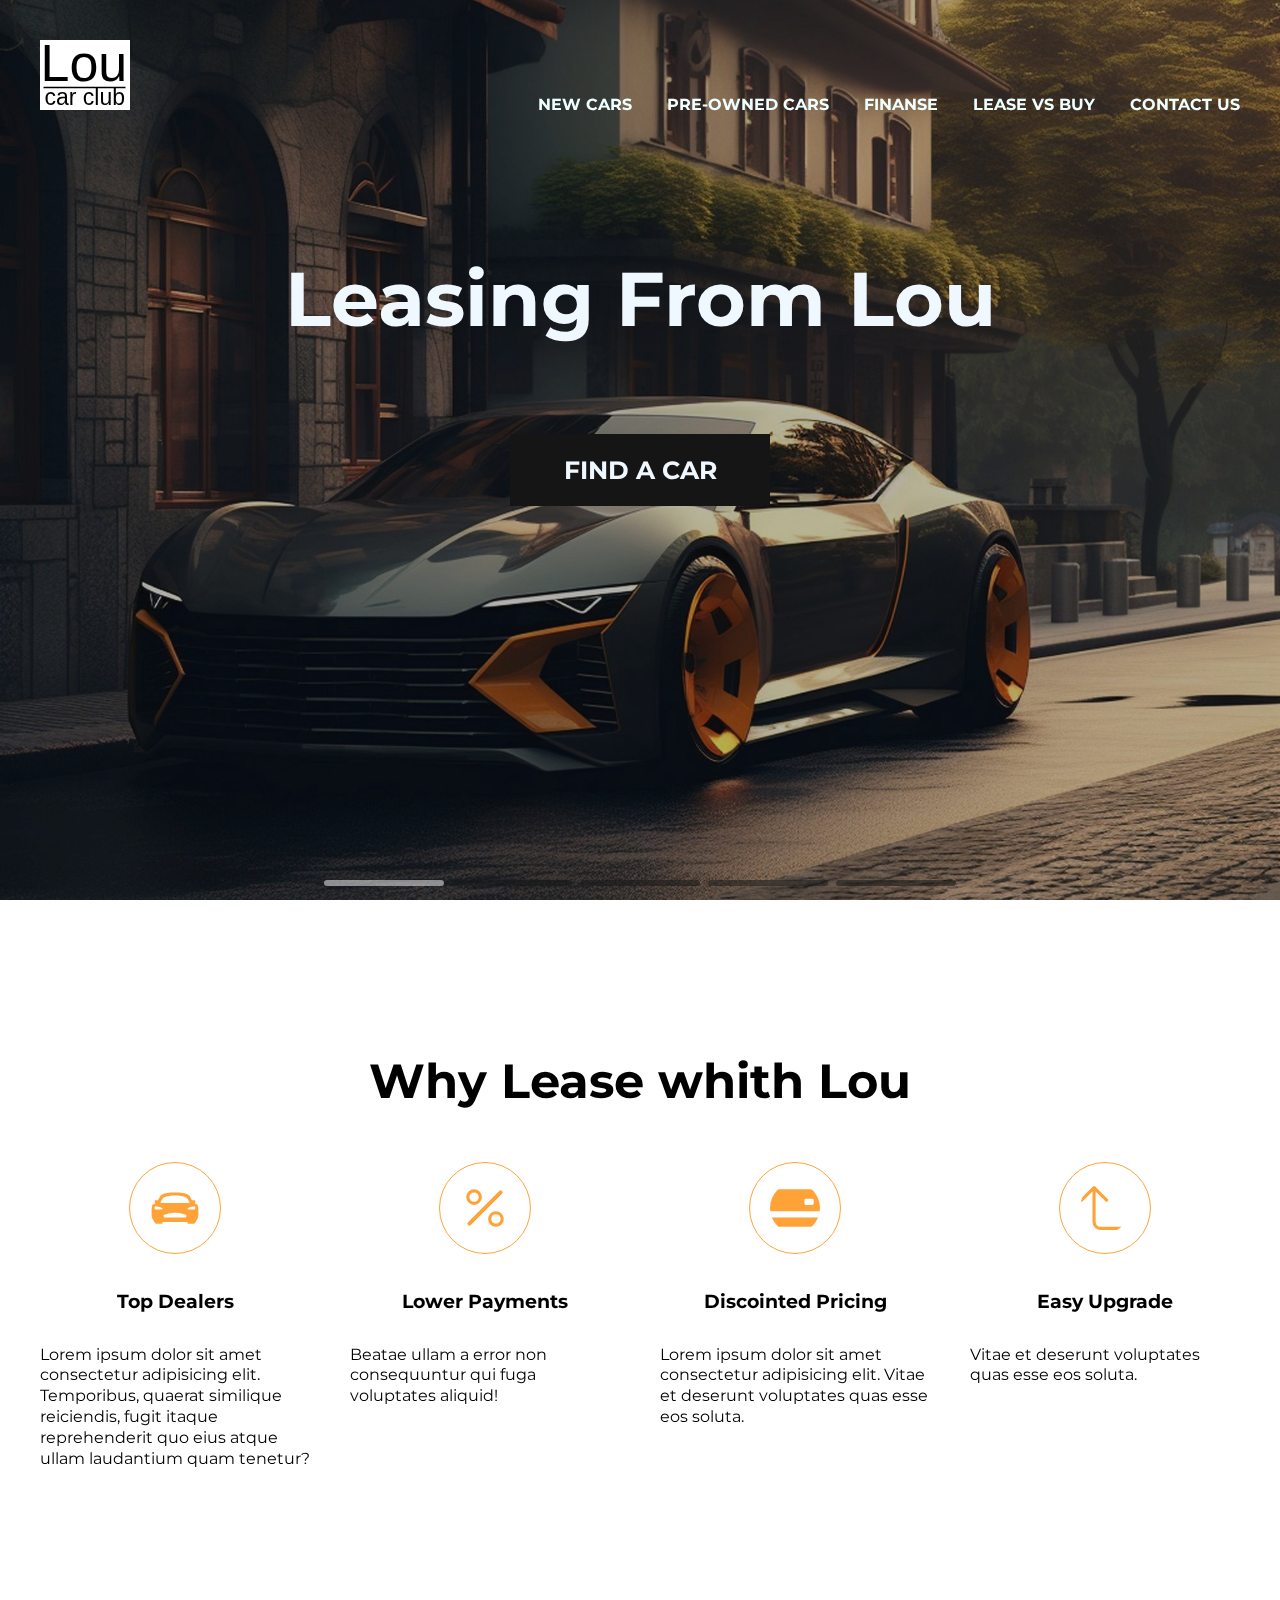
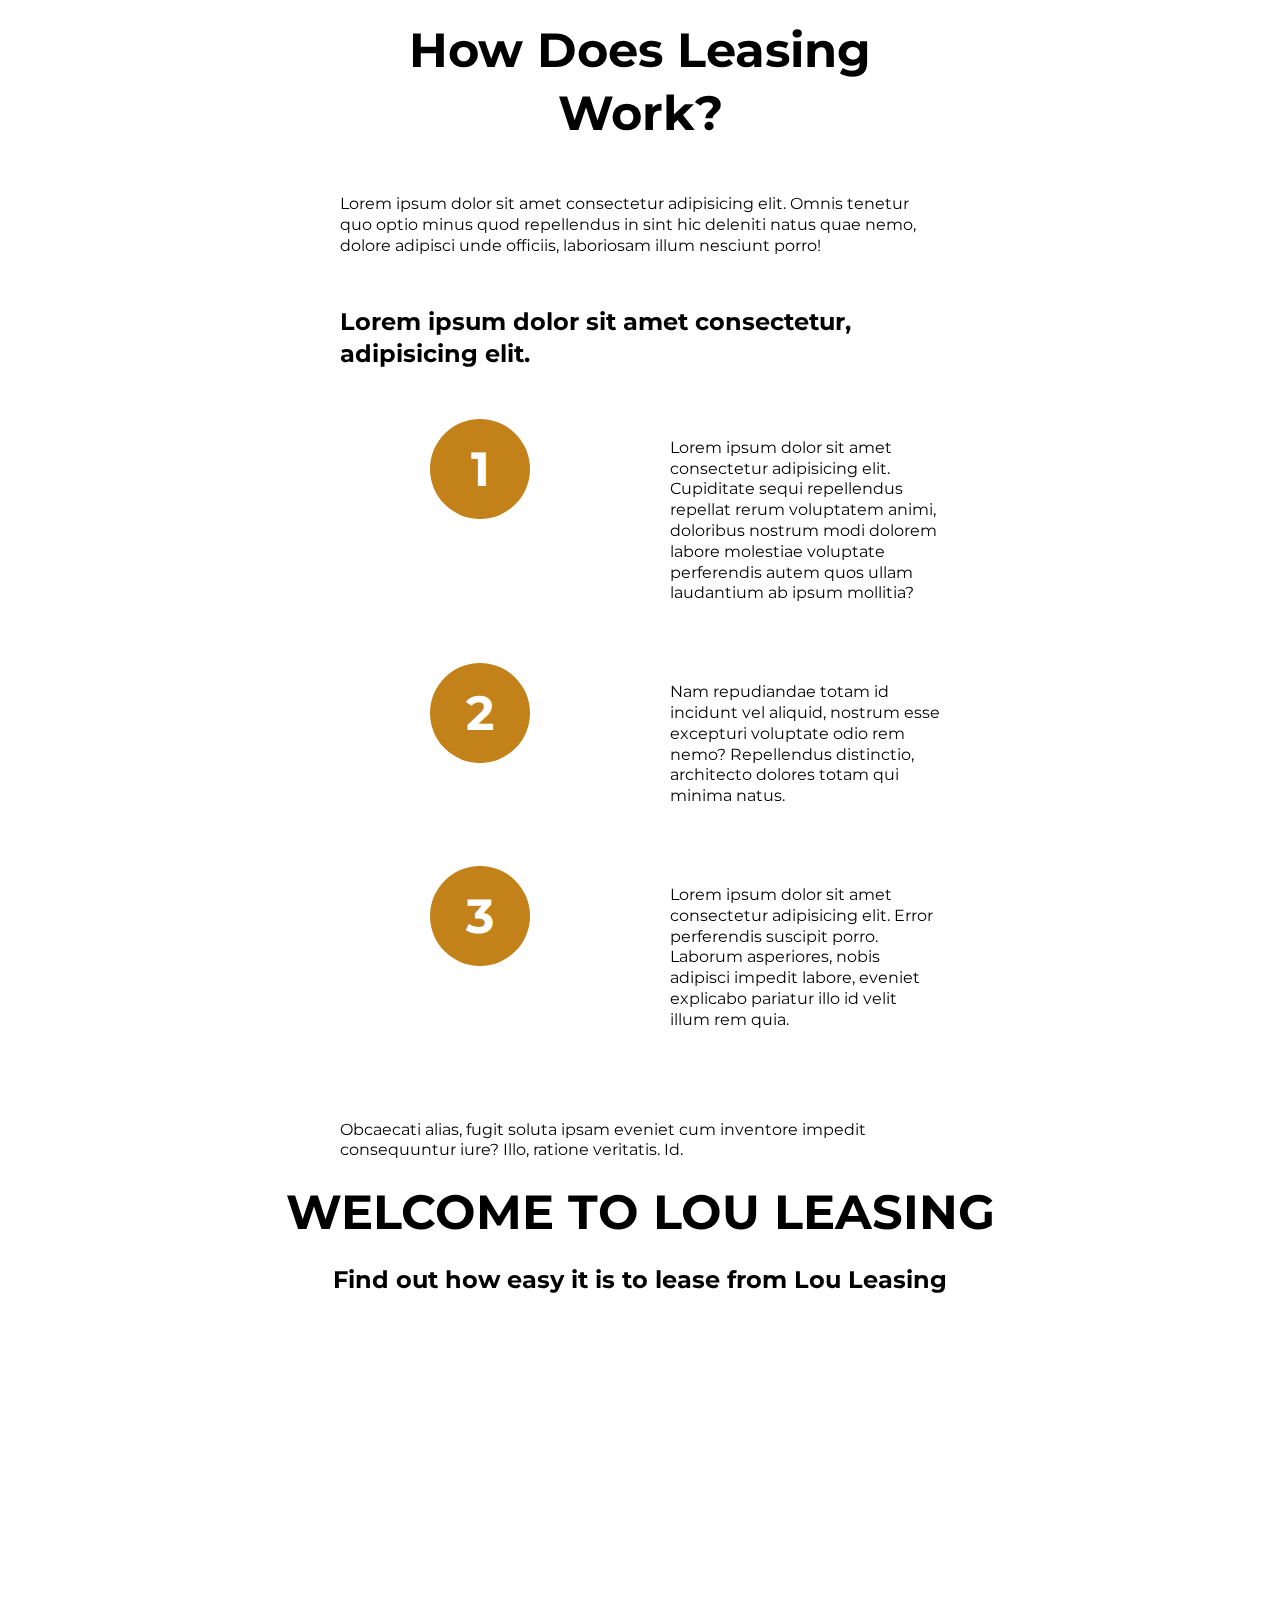
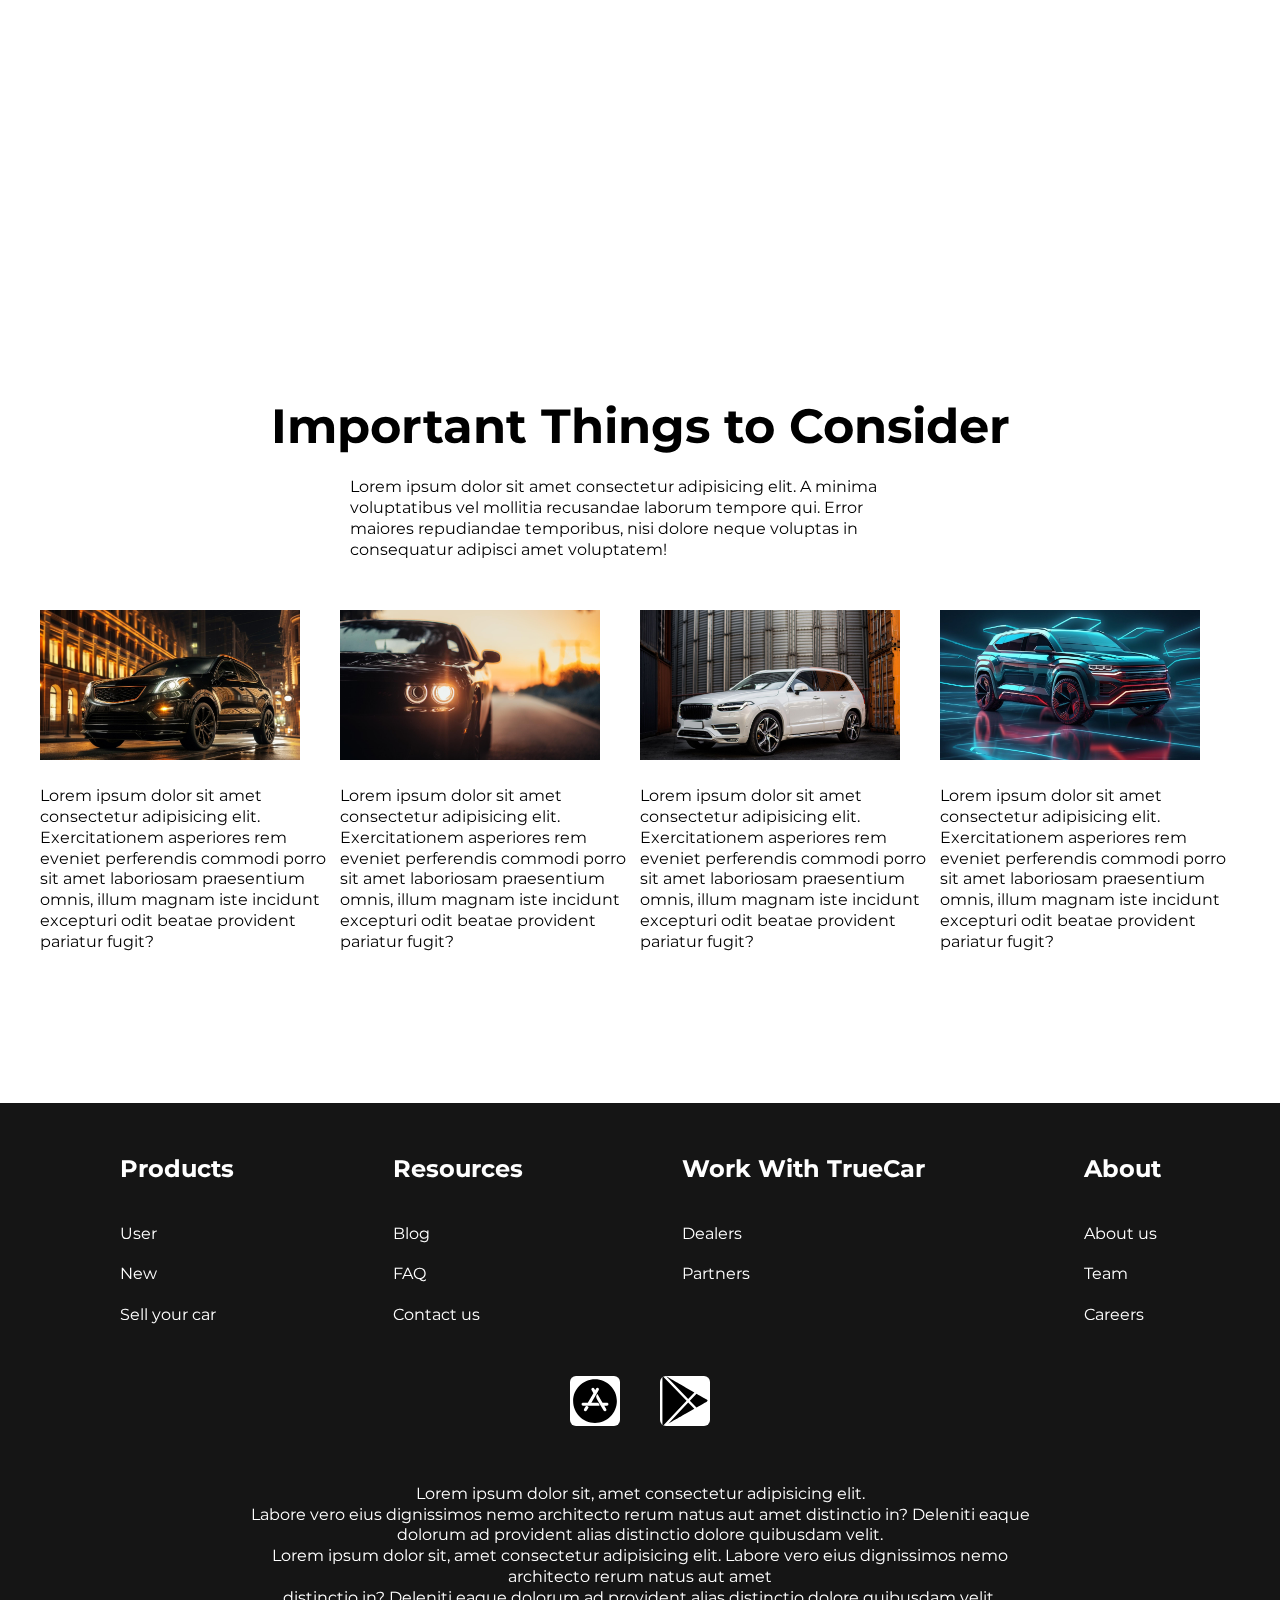
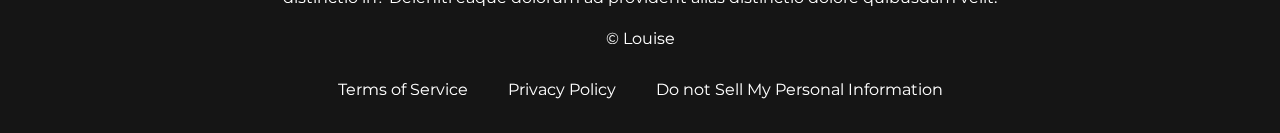
<file: index.html>
<!DOCTYPE html>
<html lang="en">
<head>
    <meta charset="UTF-8">
    <meta name="viewport" content="width=device-width, initial-scale=1.0">
    <title>Lous_layout</title>
    <link rel="preconnect" href="https://fonts.googleapis.com">
<link rel="preconnect" href="https://fonts.gstatic.com" crossorigin>
<link href="https://fonts.googleapis.com/css2?family=Inter:wght@400;700&family=Montserrat:ital,wght@0,100;0,400;1,700&display=swap" rel="stylesheet">
<link
  rel="stylesheet"
  href="https://cdn.jsdelivr.net/npm/swiper@11/swiper-bundle.min.css"
/>
    <link rel="stylesheet" href="style.css">
</head>
<body>
    
<div class="wrapper">
<header class="header header-main">
    <div class="container">
        <div class="header__inner">
            <a href="index.html" class="logo">
<img src="img/logo.svg" alt="" class="logo__img">
            </a>
            <nav class="menu">
                <ul class="menu__list">
                    <li class="menu__list-item"><a href="new_cars.html" class="menu__list-link">NEW CARS</a></li>
                    <li class="menu__list-item"><a href="#" class="menu__list-link">PRE-OWNED CARS</a></li>
                    <li class="menu__list-item"><a href="#" class="menu__list-link">FINANSE</a></li>
                    <li class="menu__list-item"><a href="#" class="menu__list-link">LEASE VS BUY</a></li>
                    <li class="menu__list-item"><a href="contacts.html" class="menu__list-link">CONTACT US</a></li>
                </ul>
            </nav>
        </div>
    </div>
</header>

<main class="main">

<section class="top">
    <div class="container">
        <h1 class="title">
            Leasing From Lou
        </h1>

        <a href="new_cars.html" class="top__link">
            FIND A CAR
        </a>

    </div>
</section>

<div class="slider">
    <div class="swiper">
        <div class="swiper-wrapper">
            <div class="swiper-slide" style="background-image: url(img/0.jpeg);"></div>
            <div class="swiper-slide" style="background-image: url(img/2.jpeg);"></div>
            <div class="swiper-slide" style="background-image: url(img/1.jpeg);"></div>
            <div class="swiper-slide" style="background-image: url(img/4.jpeg);"></div>
            <div class="swiper-slide" style="background-image: url(img/3.jpeg);"></div>
        </div>
        <div class="swiper-pagination"></div>
    </div>

</div>

<section class="why-lease">
    <div class="container">
        <h2 class="section-title">Why Lease whith Lou</h2>
        <ul class="why-lease__list">
            
            <li class="why-lease__item">
                <img class="why-lease__item-img" src="img/why-lease-1.svg" alt="">
                <h3 class="why-lease__item-title">Top Dealers</h3>
                <p class="why-lease__item-text">Lorem ipsum dolor sit amet consectetur adipisicing elit. Temporibus, quaerat similique reiciendis, fugit itaque reprehenderit quo eius atque ullam laudantium quam tenetur?</p>
            </li>
            <li class="why-lease__item">
                <img class="why-lease__item-img" src="img/why-lease-2.svg" alt="">
                <h3 class="why-lease__item-title">Lower Payments</h3>
                <p class="why-lease__item-text">Beatae ullam a error non consequuntur qui fuga voluptates aliquid!</p>
            </li>
            <li class="why-lease__item">
                <img class="why-lease__item-img" src="img/why-lease-3.svg" alt="">
                <h3 class="why-lease__item-title">Discointed Pricing</h3>
                <p class="why-lease__item-text">Lorem ipsum dolor sit amet consectetur adipisicing elit. Vitae et deserunt voluptates quas esse eos soluta.</p>
            </li>
            <li class="why-lease__item">
                <img class="why-lease__item-img" src="img/why-lease-4.svg" alt="">
                <h3 class="why-lease__item-title">Easy Upgrade</h3>
                <p class="why-lease__item-text"> Vitae et deserunt voluptates quas esse eos soluta.</p>
            </li>

        </ul>
    </div>
</section>

<section class="how__does">
    <div class="container">
        <div class="how__does-inner">
            <h2 class="section-title">
                How Does Leasing Work?</h2>
                <p class="how__does-text">Lorem ipsum dolor sit amet consectetur adipisicing elit. Omnis tenetur quo optio minus quod repellendus in sint hic deleniti natus quae nemo, dolore adipisci unde officiis, laboriosam illum nesciunt porro!</p>
                <h4 class="how__does-title">
                    Lorem ipsum dolor sit amet consectetur, adipisicing elit.
                </h4>
                <ol class="how__does-list">
                    <li class="how__does-item">Lorem ipsum dolor sit amet consectetur adipisicing elit. Cupiditate sequi repellendus repellat rerum voluptatem animi, doloribus nostrum modi dolorem labore molestiae voluptate perferendis autem quos ullam laudantium ab ipsum mollitia?</li>
                    <li class="how__does-item">Nam repudiandae totam id incidunt vel aliquid, nostrum esse excepturi voluptate odio rem nemo? Repellendus distinctio, architecto dolores totam qui minima natus.</li>
                    <li class="how__does-item">Lorem ipsum dolor sit amet consectetur adipisicing elit. Error perferendis suscipit porro. Laborum asperiores, nobis adipisci impedit labore, eveniet explicabo pariatur illo id velit illum rem quia.</li>
                </ol>
                <p class="how__does__text">Obcaecati alias, fugit soluta ipsam eveniet cum inventore impedit consequuntur iure? Illo, ratione veritatis. Id.</p>
            
        </div>
    </div>
</section>

<section class="vodeo">
    <div class="container">
        <h2 class="section-title video__title">
            WELCOME TO LOU LEASING
        </h2>
        <p class="video__text">
            Find out how easy it is to lease from Lou Leasing
        </p>
        <iframe class="video__content" width="1000" height="500" src="https://www.youtube.com/embed/o6WxMnnBmew?si=MSxyAjUosPRaBzke&amp;controls=0" title="YouTube video player" frameborder="0" allow="accelerometer; autoplay; clipboard-write; encrypted-media; gyroscope; picture-in-picture; web-share" allowfullscreen></iframe>
    </div>
</section>

<section class="important">
    <div class="container">
        <h2 class="section-title important__title">
            Important Things to Consider
        </h2>
        <p class="important__text">
        Lorem ipsum dolor sit amet consectetur adipisicing elit. A minima voluptatibus vel mollitia recusandae laborum tempore qui. Error maiores repudiandae temporibus, nisi dolore neque voluptas in consequatur adipisci amet voluptatem!    
        </p>
        <ul class="important__list">
            <li class="important__item"><img src="img/1.jpeg" alt="" class="important__item-img">
            <p class="important__item-text">
                Lorem ipsum dolor sit amet consectetur adipisicing elit. Exercitationem asperiores rem eveniet perferendis commodi porro sit amet laboriosam praesentium omnis, illum magnam iste incidunt excepturi odit beatae provident pariatur fugit?
            </p>
            </li>
            <li class="important__item"><img src="img/4.jpeg" alt="" class="important__item-img">
            <p class="important__item-text">
                Lorem ipsum dolor sit amet consectetur adipisicing elit. Exercitationem asperiores rem eveniet perferendis commodi porro sit amet laboriosam praesentium omnis, illum magnam iste incidunt excepturi odit beatae provident pariatur fugit?
            </p>
            </li>
            <li class="important__item"><img src="img/2.jpeg" alt="" class="important__item-img">
            <p class="important__item-text">
                Lorem ipsum dolor sit amet consectetur adipisicing elit. Exercitationem asperiores rem eveniet perferendis commodi porro sit amet laboriosam praesentium omnis, illum magnam iste incidunt excepturi odit beatae provident pariatur fugit?
            </p>
            </li>
            <li class="important__item"><img src="img/3.jpeg" alt="" class="important__item-img">
            <p class="important__item-text">
                Lorem ipsum dolor sit amet consectetur adipisicing elit. Exercitationem asperiores rem eveniet perferendis commodi porro sit amet laboriosam praesentium omnis, illum magnam iste incidunt excepturi odit beatae provident pariatur fugit?
            </p>
            </li>
        </ul>
    </div>
</section>

</main>

    <footer class="footer">
        <div class="container">
            <nav class="footer__menu">
                <ul class="footer__menu-list"><li class="footer__menu-item"><p class="foote__menu-title">Products</p></li>
                <li class="footer__menu-item"><a href="#" class="foote__menu-link">User</a></li>
                <li class="footer__menu-item"><a href="#" class="foote__menu-link">New</a></li>
                <li class="footer__menu-item"><a href="#" class="foote__menu-link">Sell your car</a></li></ul>
                <ul class="footer__menu-list"><li class="footer__menu-item"><p class="foote__menu-title">Resources</p></li>
                <li class="footer__menu-item"><a href="#" class="foote__menu-link">Blog</a></li>
                <li class="footer__menu-item"><a href="#" class="foote__menu-link">FAQ</a></li>
                <li class="footer__menu-item"><a href="contacts.html" class="foote__menu-link">Contact us</a></li></ul>
                <ul class="footer__menu-list"><li class="footer__menu-item"><p class="foote__menu-title">Work With TrueCar</p></li>
                <li class="footer__menu-item"><a href="#" class="foote__menu-link">Dealers</a></li>
                <li class="footer__menu-item"><a href="#" class="foote__menu-link">Partners</a></li></ul>
                <ul class="footer__menu-list"><li class="footer__menu-item"><p class="foote__menu-title">About</p></li>
                <li class="footer__menu-item"><a href="#" class="foote__menu-link">About us</a></li>
                <li class="footer__menu-item"><a href="#" class="foote__menu-link">Team</a></li>
                <li class="footer__menu-item"><a href="#" class="foote__menu-link">Careers</a></li></ul>
            </nav>
            <ul class="app">
                <li class="app__item">
                    <a href="#" class="app__item__link">
                        <img class="app_item-img" src="img/appstore.svg" alt="">
                    </a>
                </li>
                <li class="app__item">
                    <a href="#" class="app__item__link">
                        <img class="app_item-img" src="img/googleplay.svg" alt="">
                    </a>
                </li>
            </ul>
<div class="footer__copy">
    <p class="footer__copy-text">
        Lorem ipsum dolor sit, amet consectetur adipisicing elit. <br>Labore vero eius dignissimos nemo architecto rerum natus aut amet distinctio in? Deleniti eaque dolorum ad provident alias distinctio dolore quibusdam velit.
    </p>
    <p class="footer__copy-text">
        Lorem ipsum dolor sit, amet consectetur adipisicing elit. Labore vero eius dignissimos nemo architecto rerum natus aut amet <br>distinctio in? Deleniti eaque dolorum ad provident alias distinctio dolore quibusdam velit. <br><br>© Louise
    </p>
</div>
<nav class="copy__nav">
    <ul class="copy__nav-list">
        <li class="copy__nav-item"><a href="#" class="copy__nav-link">Terms of Service</a></li>
        <li class="copy__nav-item"><a href="#" class="copy__nav-link">Privacy Policy</a></li>
        <li class="copy__nav-item"><a href="#" class="copy__nav-link">Do not Sell My Personal Information</a></li>
    </ul>
</nav>
        </div>
    </footer>
    
</div>
    <script src="https://cdn.jsdelivr.net/npm/swiper@11/swiper-bundle.min.js"></script>
    <script src="js/main.js"></script>
</body>
</html>
</file>
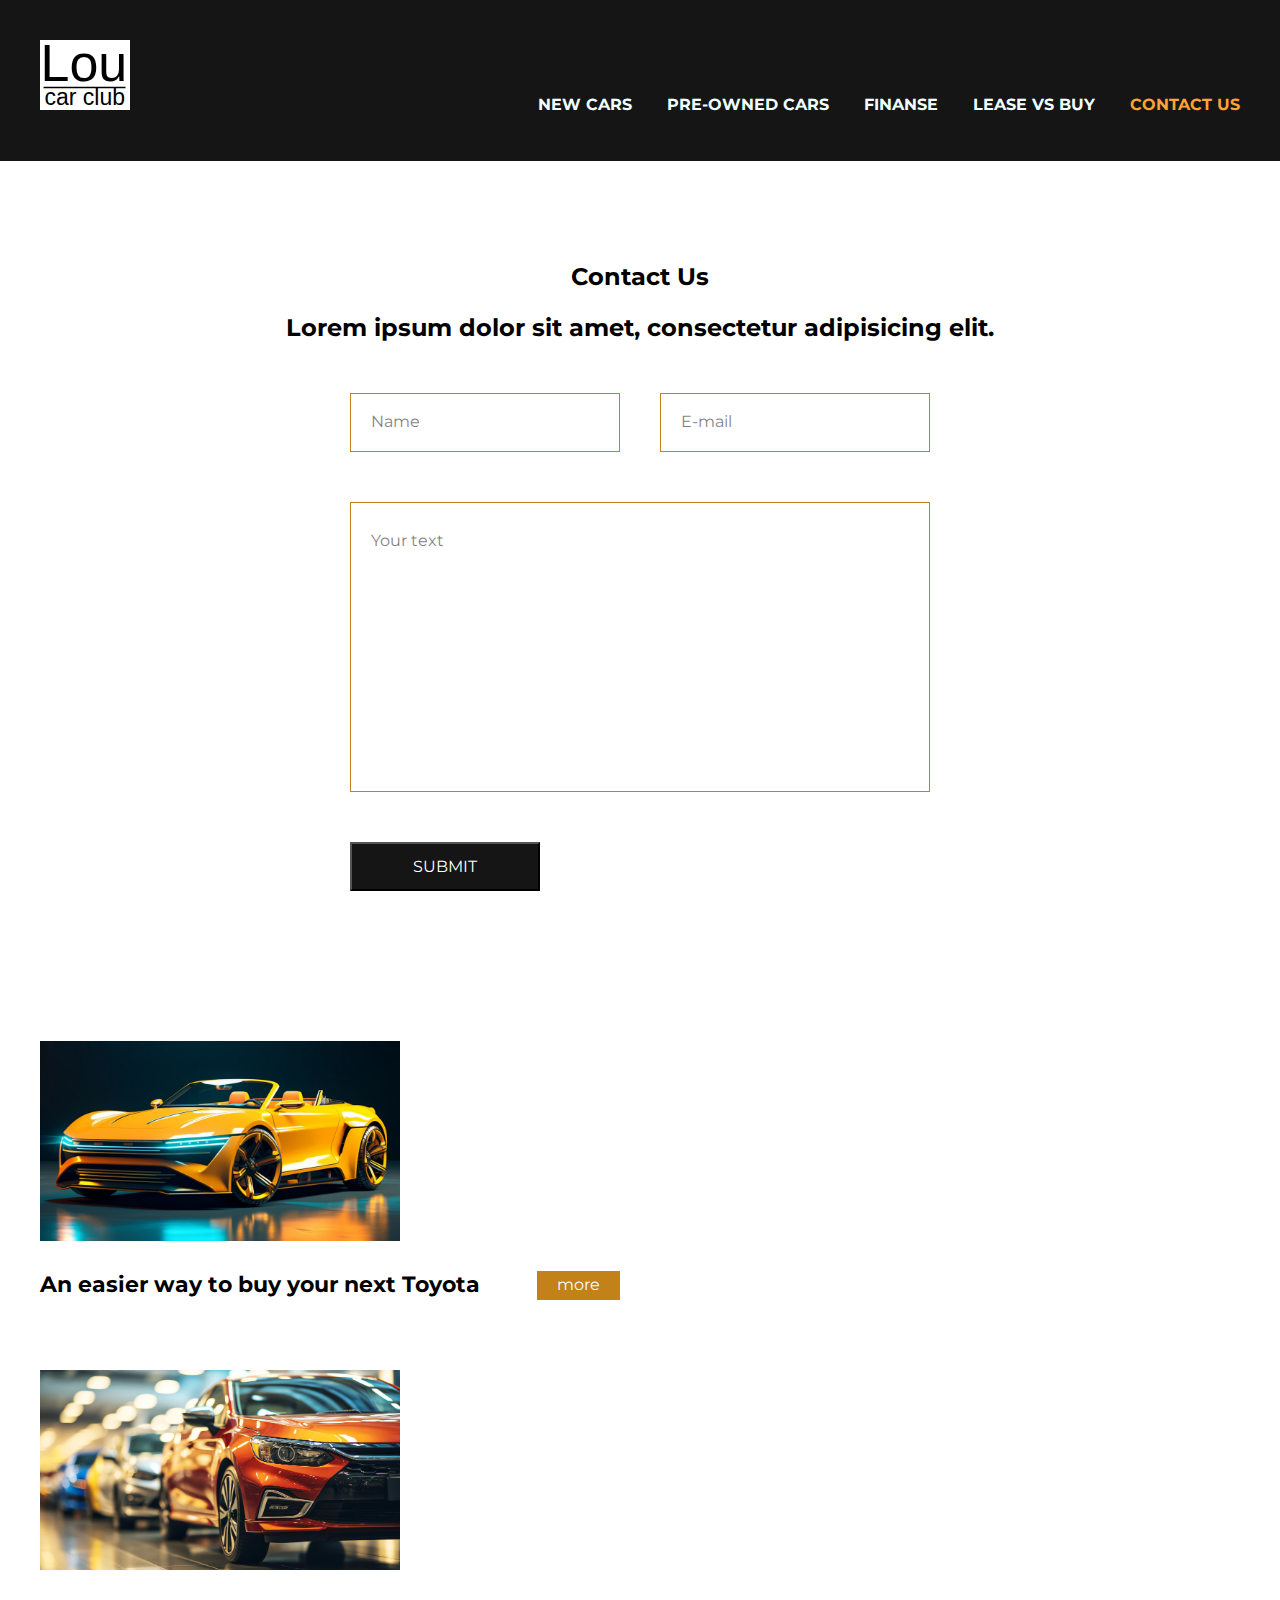
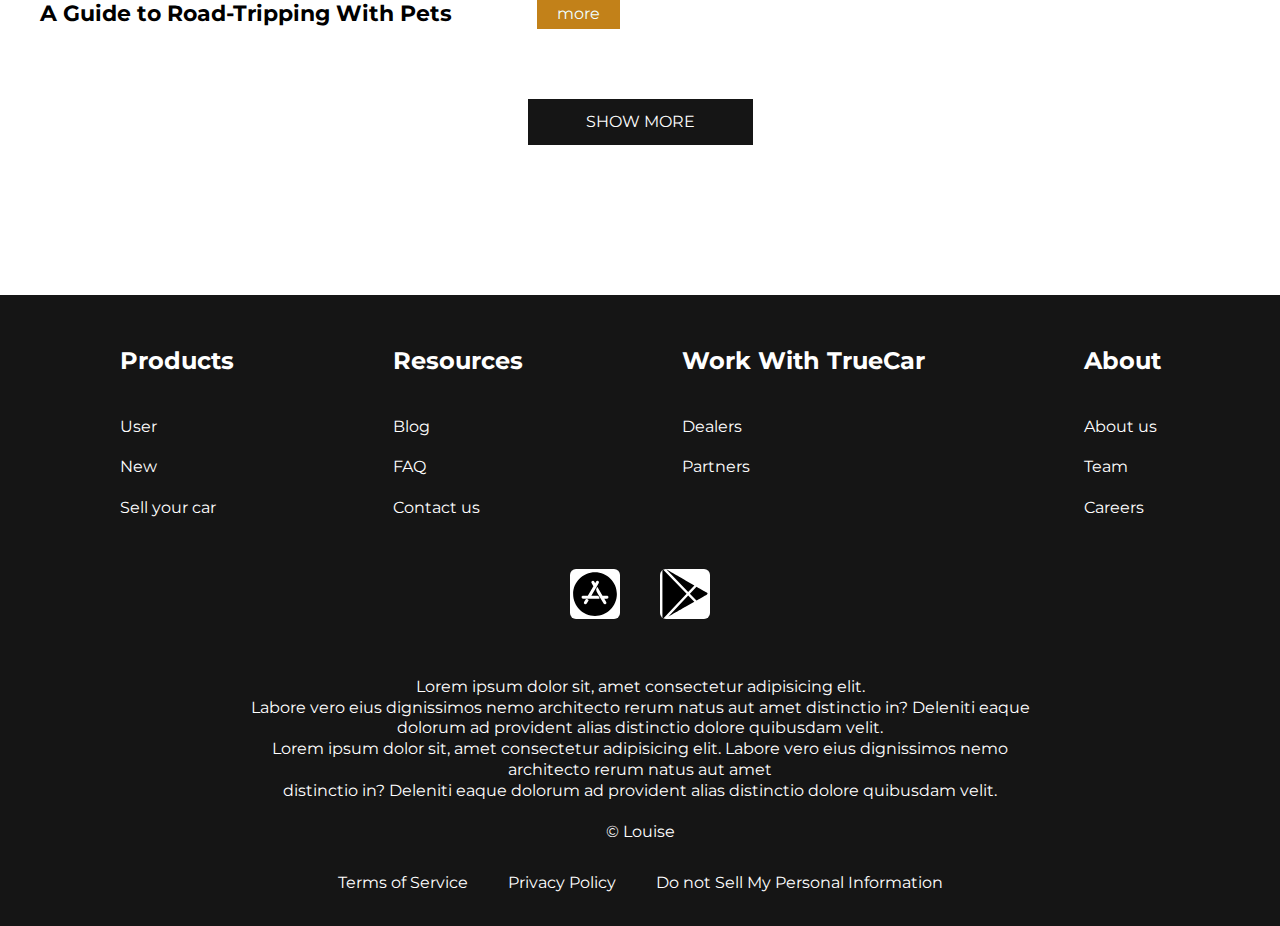
<file: contacts.html>
<!DOCTYPE html>
<html lang="en">
<head>
    <meta charset="UTF-8">
    <meta name="viewport" content="width=device-width, initial-scale=1.0">
    <title>Lous_layout</title>
    <link rel="preconnect" href="https://fonts.googleapis.com">
<link rel="preconnect" href="https://fonts.gstatic.com" crossorigin>
<link href="https://fonts.googleapis.com/css2?family=Inter:wght@400;700&family=Montserrat:ital,wght@0,100;0,400;1,700&display=swap" rel="stylesheet">
    <link rel="stylesheet" href="style.css">
</head>
<body>
    
<div class="wrapper">
<header class="header">
    <div class="container">
        <div class="header__inner">
            <a href="index.html" class="logo">
<img src="img/logo.svg" alt="" class="logo__img">
            </a>
            <nav class="menu">
                <ul class="menu__list">
                    <li class="menu__list-item"><a href="new_cars.html" class="menu__list-link">NEW CARS</a></li>
                    <li class="menu__list-item"><a href="#" class="menu__list-link">PRE-OWNED CARS</a></li>
                    <li class="menu__list-item"><a href="#" class="menu__list-link">FINANSE</a></li>
                    <li class="menu__list-item"><a href="#" class="menu__list-link">LEASE VS BUY</a></li>
                    <li class="menu__list-item"><a href="contacts.html" class="menu__list-link menu__list-link--active">CONTACT US</a></li>
                </ul>
            </nav>
        </div>
    </div>
</header>
    <main class="main">

        <section class="contacts">
            <div class="container">
                <h2 class="contacts-title contacts__title">
                    Contact Us
                </h2>
                <p class="contacts__text">
                    Lorem ipsum dolor sit amet, consectetur adipisicing elit.
                </p>
                <form action="#" class="form">
                    <input type="text" class="form__input" placeholder="Name">
                    <input type="email" class="form__input" placeholder="E-mail">
                    <textarea class="form__textarea" placeholder="Your text"></textarea>
                    <button class="form__btn" type="submit">SUBMIT</button>
                </form>
            </div>
        </section>

        <section class="blog">
            <div class="container">
                <div class="blog__items">
                    <div class="blog__item">
                        <img src="img/blog-1.jpg" alt="" class="blog__item-img">
                        <h4 class="blog__item-title">An easier way to buy your next Toyota</h4>
                        <a href="#" class="blog__item-link">more</a>
                    </div>
                </div>
                <div class="blog__items">
                    <div class="blog__item">
                        <img src="img/blog-2.jpg" alt="" class="blog__item-img">
                        <h4 class="blog__item-title">A Guide to Road-Tripping With Pets</h4>
                        <a href="#" class="blog__item-link">more</a>
                    </div>
                </div>
                <a href="#" class="showmore-link">SHOW MORE</a>
            </div>
        </section>

    </main>
    <footer class="footer">
        <div class="container">
            <nav class="footer__menu">
                <ul class="footer__menu-list"><li class="footer__menu-item"><p class="foote__menu-title">Products</p></li>
                <li class="footer__menu-item"><a href="#" class="foote__menu-link">User</a></li>
                <li class="footer__menu-item"><a href="#" class="foote__menu-link">New</a></li>
                <li class="footer__menu-item"><a href="#" class="foote__menu-link">Sell your car</a></li></ul>
                <ul class="footer__menu-list"><li class="footer__menu-item"><p class="foote__menu-title">Resources</p></li>
                <li class="footer__menu-item"><a href="#" class="foote__menu-link">Blog</a></li>
                <li class="footer__menu-item"><a href="#" class="foote__menu-link">FAQ</a></li>
                <li class="footer__menu-item"><a href="#" class="foote__menu-link">Contact us</a></li></ul>
                <ul class="footer__menu-list"><li class="footer__menu-item"><p class="foote__menu-title">Work With TrueCar</p></li>
                <li class="footer__menu-item"><a href="#" class="foote__menu-link">Dealers</a></li>
                <li class="footer__menu-item"><a href="#" class="foote__menu-link">Partners</a></li></ul>
                <ul class="footer__menu-list"><li class="footer__menu-item"><p class="foote__menu-title">About</p></li>
                <li class="footer__menu-item"><a href="#" class="foote__menu-link">About us</a></li>
                <li class="footer__menu-item"><a href="#" class="foote__menu-link">Team</a></li>
                <li class="footer__menu-item"><a href="#" class="foote__menu-link">Careers</a></li></ul>
            </nav>
            <ul class="app">
                <li class="app__item">
                    <a href="#" class="app__item__link">
                        <img class="app_item-img" src="img/appstore.svg" alt="">
                    </a>
                </li>
                <li class="app__item">
                    <a href="#" class="app__item__link">
                        <img class="app_item-img" src="img/googleplay.svg" alt="">
                    </a>
                </li>
            </ul>
<div class="footer__copy">
    <p class="footer__copy-text">
        Lorem ipsum dolor sit, amet consectetur adipisicing elit. <br>Labore vero eius dignissimos nemo architecto rerum natus aut amet distinctio in? Deleniti eaque dolorum ad provident alias distinctio dolore quibusdam velit.
    </p>
    <p class="footer__copy-text">
        Lorem ipsum dolor sit, amet consectetur adipisicing elit. Labore vero eius dignissimos nemo architecto rerum natus aut amet <br>distinctio in? Deleniti eaque dolorum ad provident alias distinctio dolore quibusdam velit. <br><br>© Louise
    </p>
</div>
<nav class="copy__nav">
    <ul class="copy__nav-list">
        <li class="copy__nav-item"><a href="#" class="copy__nav-link">Terms of Service</a></li>
        <li class="copy__nav-item"><a href="#" class="copy__nav-link">Privacy Policy</a></li>
        <li class="copy__nav-item"><a href="#" class="copy__nav-link">Do not Sell My Personal Information</a></li>
    </ul>
</nav>
        </div>
    </footer>
    
</div>
    
</body>
</html>
</file>
<file: style.css>
html {
    box-sizing: border-box;
}
*, *::after, *::before {
    box-sizing: inherit;
    margin: 0;
    padding: 0;
}
html,
body{
    height: 100%;
}
ul{
    list-style-type: none;
}
a{
    text-decoration: none;
    color: inherit; /* parent */
}
.section-title{
    margin-bottom: 50px;
    font-size: 48px;
    font-weight: 700;
    text-align: center;
}
.wrapper{
    min-height: 100%;
    display: flex;
    flex-direction: column;
}
.container {
    max-width: 1220px;
    margin: 0 auto;
    padding: 0 10px;
}
body{
    font-family: 'Montserrat', sans-serif;
    font-size: 16px;
    font-weight: 400;
    line-height: 1.3;
}
.header{
    background-color: #151515;
}
.header-main{
    background-color: transparent;
    position: absolute;
    z-index: 10px;
    left: 0;
    right: 0;
}
.header__inner {
    padding-top: 40px;
    padding-bottom: 45px;
    display: flex;
    justify-content: space-between;
    align-items: flex-end;
}
.menu__list {
    display: flex;
    gap: 35px;
}
.menu__list-link{
    color: azure;
    text-transform: uppercase;
    font-weight: 700;
}
.menu__list-link--active{
    color: #ffa238;
}

.footer{
    background-color: #151515;
    padding: 50px 0 32px;
    color: #fff;
}
.footer__menu{
    display: flex;
    justify-content: space-around;
    margin-bottom: 50px;
}
.footer__menu-list{
    max-width: 250px;
}
.foote__menu-title{
    font-size: 24px;
    font-weight: 700;
    padding-bottom: 20px;
}
.footer__menu-item + .footer__menu-item{ /* найти соседа */
    padding-top: 20px; 
}

.app{    
    display: flex;
    justify-content: center;
    gap: 40px;
    margin-bottom: 52px;
}
.app_item-img{
    background-color: #fff;
    height: 50px;
    border-radius: 6px;
}
.footer__copy{
    max-width: 800px;
    margin: 0 auto 30px;
    text-align: center;
}
.copy__nav-list{
    display: flex;
    justify-content: center;
    gap: 40px;
}
.main{
    flex-grow: 1; /* растянуть */
}
.top{
    color: aliceblue;
    text-align: center;
    padding-top: 250px;
    padding-bottom: 50px;
    position: absolute;
    z-index: 2px; 
    left: 0;
    right: 0;
}
.title{
    padding-bottom: 85px;
    font-size: 76px;
    font-weight: 700;
    /* color: antiquewhite; */
}
.top__link{
    background-color: #151515;
    padding: 20px;
    max-width: 260px;
    width: 100%;
    display: inline-block;
    text-transform: uppercase;
    font-size: 25px;
    font-weight: 700;
    border: rgba(203, 136, 54, 0.949);
}
.swiper {
    z-index: -1;
}
.swiper::after{
    content: '';
    background: rgba(21, 21, 21, .3);
    position: absolute;
    z-index: 1;
    left: 0;
    right: 0;
    bottom: 0;
    top: 0;
}
.swiper-slide{
    background-repeat: no-repeat;
    background-size: cover; /* в размер экрана */
    background-position: center center;
    height: 100vh;
    z-index: -1px; 
}
.swiper-pagination-bullet {
    width: 120px;
    height: 6px;
    background-color: #151515;
    border-radius: 10px;
    opacity: .5;
}
.swiper-pagination-horizontal
.swiper-pagination-bullets 
.swiper-pagination-bullet {
    margin: 0 15px;
}
.swiper-pagination-bullets
.swiper-pagination-horizontal{
    bottom: 50px;
}
.swiper-pagination-bullet-active{
    background-color: #fff;
    height: 6px;
}

.why-lease{
    padding: 150px 0;
}
.why-lease__list{
    display: grid;
    grid-template-columns: repeat(4, 1fr);
    gap: 40px;
    text-align: center;    
}
.why-lease__item-img{
    margin-bottom: 30px;    
    padding: 20px;
    border: 1px solid #ffa238;
    border-radius: 50%;
    transform-origin: 1px 1px;
    -webkit-transition: -webkit-transform 1s ease-in-out;
    transition: transform .5s ease-in-out;
}
.why-lease__item-img:hover{
    filter: drop-shadow(2px 4px 7px rgb(206, 137, 9)) ;
    -webkit-transform: rotate(90deg);
    transform: rotate(90deg);
}
.why-lease__item-title{
    margin-bottom: 30px;
    font-style: 24px;
    font-weight: 700;
}
.why-lease__item-text{
    text-align: left;
}
.how-does{
    padding-bottom: 150px;
}
.how__does-inner{
    max-width: 600px;
    margin: 0 auto;
}
.how__does-title{
    font-size: 24px;
    font-weight: 700;
    padding-top: 50px;
}
.how__does-list{
    padding: 50px 0 70px;
    counter-reset: myCounter;
}
.how__does-item{
    list-style-type: none;
    width: 270px;
    position: relative;
    margin-left: auto;
    box-sizing: content-box;
    padding: 19px 0 19px 240px;
    min-height: 63px;
}
.how__does-item + .how__does-item{
    margin-top: 40px;
}
.how__does-item::before{
    counter-increment: myCounter;
    content: counter(myCounter);
    display: flex;
    justify-content: center;
    align-items: center;
    background-color: #c28119;
    font-size: 48px;
    font-weight: 700;
    width: 100px;
    height: 100px;
    border-radius: 50%;
    color: #fff;
    position: absolute;
    left: 0;
    top: 0;
}

.vodeo{
    padding-bottom: 150px;
}
.video__title{
    margin: 20px;
}
.video__text{
    font-size: 24px;
    font-weight: 700;
    margin-bottom: 50px;
    text-align: center;
}
.video__content{
    margin: 0 auto;
    display: block;
}

.important{
    padding-bottom: 150px;
}
.important__title{
    margin-bottom: 20px;
}
.important__text{
    max-width: 580px;
    margin: 0 auto 50px;
}
.important__list{
    display: grid;
    grid-template-columns: repeat(4, 1fr);
}
.important__item-img{
    width: 260px;
    height: 150px;
    margin-bottom: 20px;
    object-fit: cover;
}

.contacts{
    text-align: center;
    padding: 100px 0 150px;
}
.contacts-title{
    margin-bottom: 20px;
}
.contacts__text{
    font-weight: 700;
    font-size: 24px;
    margin-bottom: 50px;
    padding: 0 100px;
}
.form{
    max-width: 580px;
    margin: 0 auto;
    display: flex;
    justify-content: space-between;
    flex-wrap: wrap;
}
.form__input{
    width: 270px;
    padding: 18px 20px;
    display: inline-block;
    border: 1px solid #c28119;
    margin-bottom: 50px;
    font-family: 'Montserrat', sans-serif;
    font-size: 16px;
    font-weight: 400;
    line-height: 1.3;
    color: #000;
}
.form__input::placeholder,
.form__textarea::placeholder{
    font-family: 'Montserrat', sans-serif;
    font-size: 16px;
    font-weight: 400;
    line-height: 1.3;
    color: #000;
    opacity: .5;
}
.form__textarea{
    width: 100%;
    resize: none;
    padding: 28px 20px;
    height: 290px;
    border: 1px solid #c28119;
    font-family: 'Montserrat', sans-serif;
    font-size: 16px;
    font-weight: 400;
    line-height: 1.3;
    color: #000;
    margin-bottom: 50px;
}
.form__btn{
    text-transform: uppercase;
    color: #fff;
    background-color: #151515;
    font-family: 'Montserrat', sans-serif;
    font-size: 16px;
    font-weight: 400;
    padding: 13px 61px;
}

.blog{
    padding-bottom: 150px;
}
.blog__items{
    display: grid;
    grid-template-columns: repeat(2, 1fr);
    gap: 40px;
    margin-bottom: 70px;
}
.blog__item{
    display: flex;
    justify-content: space-between;
    flex-wrap: wrap;
}
.blog__item-img{
    width:  360px;
    height: 200px;
    object-fit: cover;
    margin-bottom: 30px;
}
.blog__item-title{
    flex-basis: 460px;
    font-size: 22px;
    font-weight: 700;
}
.blog__item-link{
    color: azure;
    background-color: #c28119;
    padding: 4px 20px;
}
.showmore-link{
    text-transform: uppercase;
    background-color: #151515;
    padding: 13px;
    color: #fff;
    width: 225px;
    margin: 0 auto;
    text-align: center;
    display: block;
}

.choose{
    padding: 70px 0 150px;
}
.tabs{
    
}
.section-title{

}
.tabs__btn{
    padding: 0 150px;
    display: flex;
    justify-content: space-between;
    gap: 80px;
    padding-bottom: 70px;
}
.tabs__btn-item{
    font-size: 24px;
    font-weight: 700;
    cursor: pointer;
    border: none;
    background-color: transparent;
    padding: 0;
}
.tabs__btn-item--active{
    color: #c28119;
}
.tabs__content-item{
    display: none;
    grid-template-columns: repeat(4, 1fr);
    gap: 100px 40px;    
    padding: 0 0 70px 0;
}
.tabs__content-item, .tabs__content-item--active{
    display: grid;
}
.card{
    text-align: center;
    border: 1px solid #c28119;
}
.card__img{
    width: 100%;
    object-fit: cover;
    margin-bottom: 20px;
}
.card__text{
    margin-bottom: 20px;
}
.card__title{
    font-size: 22px;
    font-weight: 700;
    margin-bottom: 20px;
    padding: 0 5px;
}
.card__price{
    padding: 0 5px;
    margin-bottom: 20px;
    font-size: 20px;
    font-weight: 700;
}
.card__link{
    display: block;
    color: #c28119;
}
</file>
